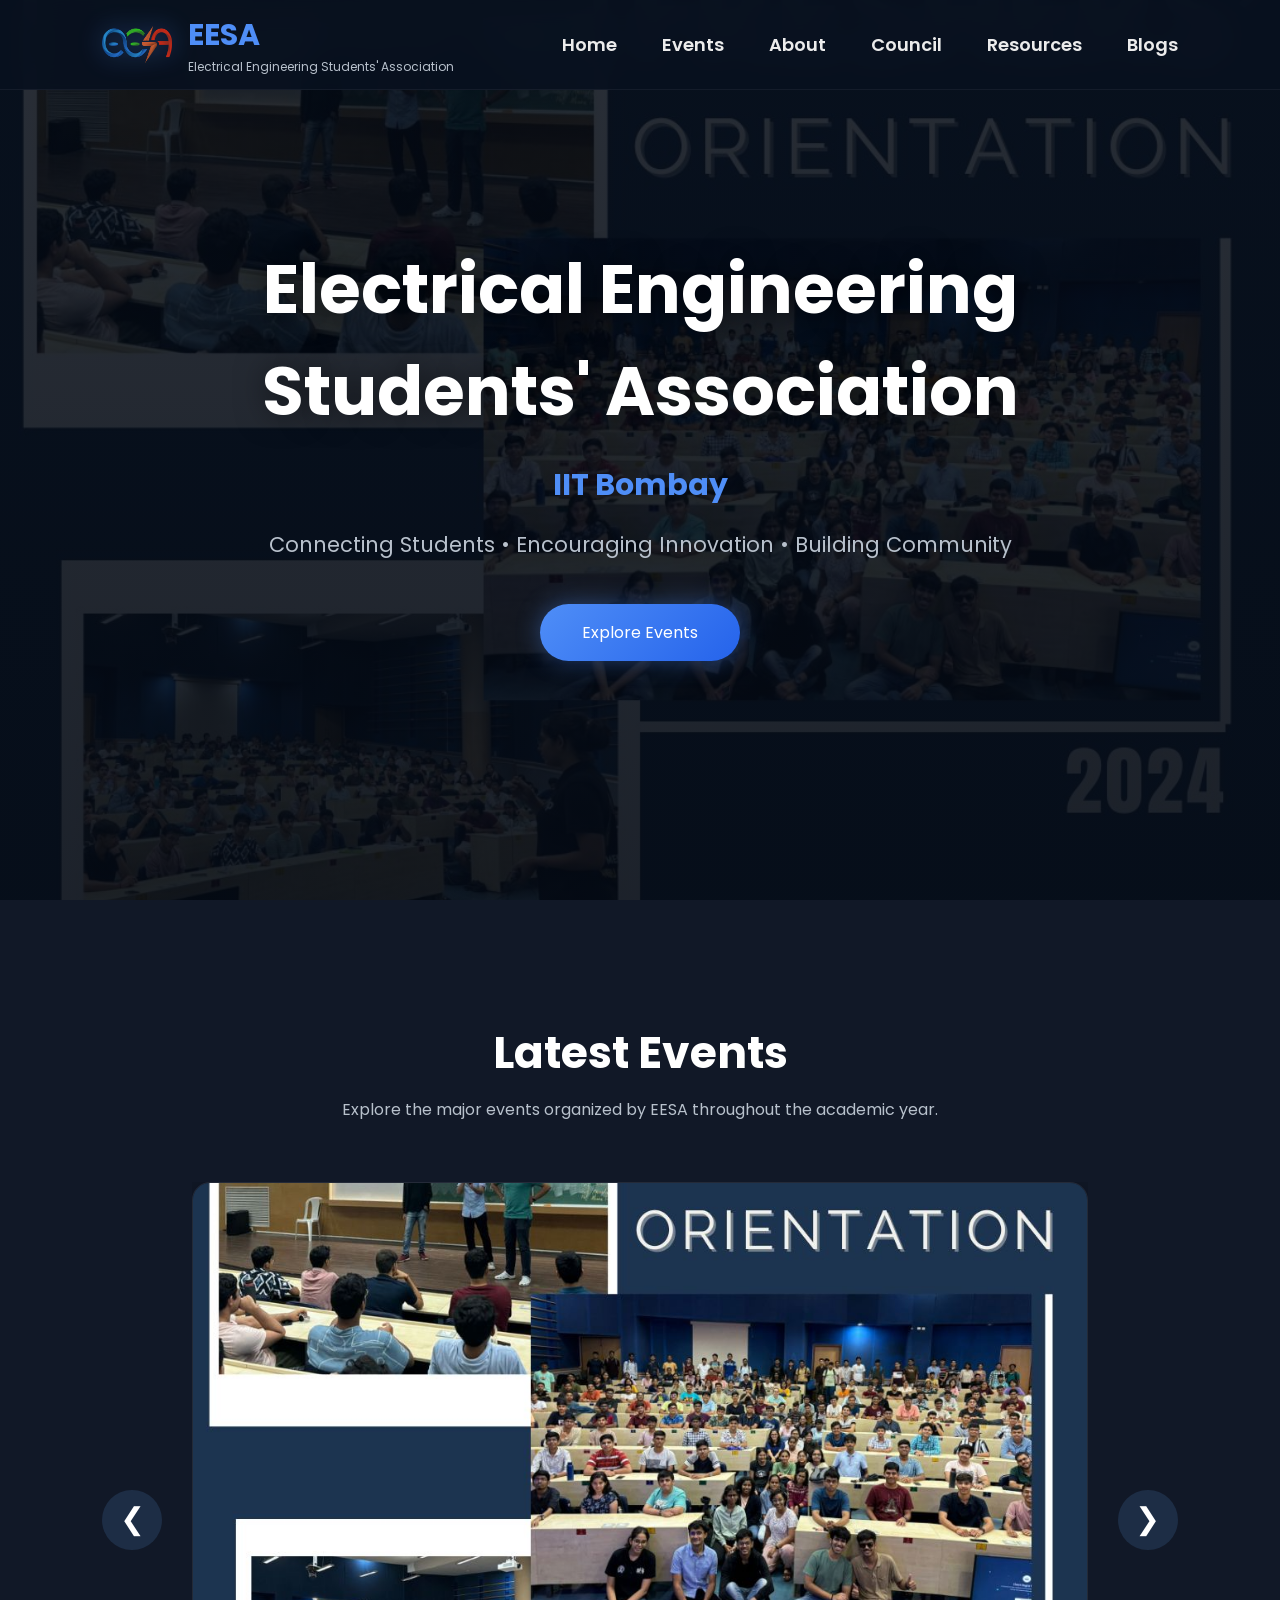
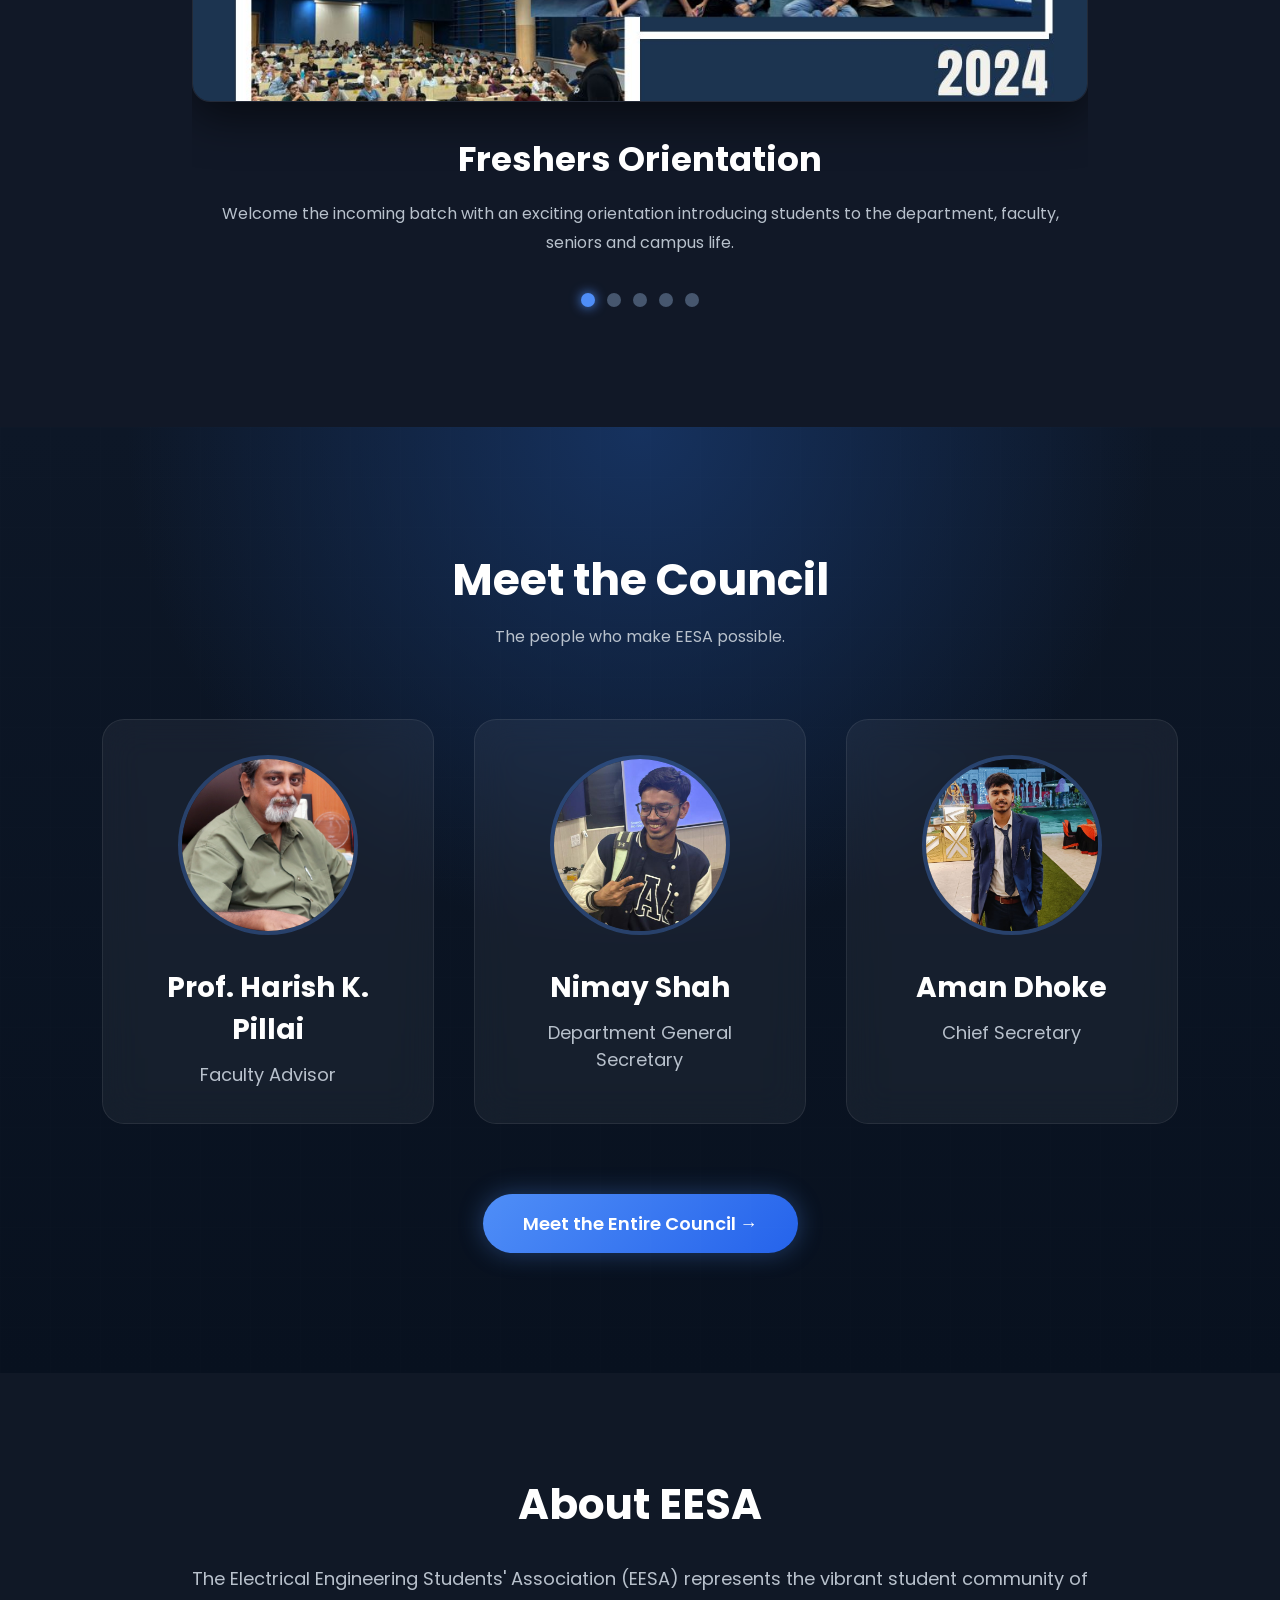
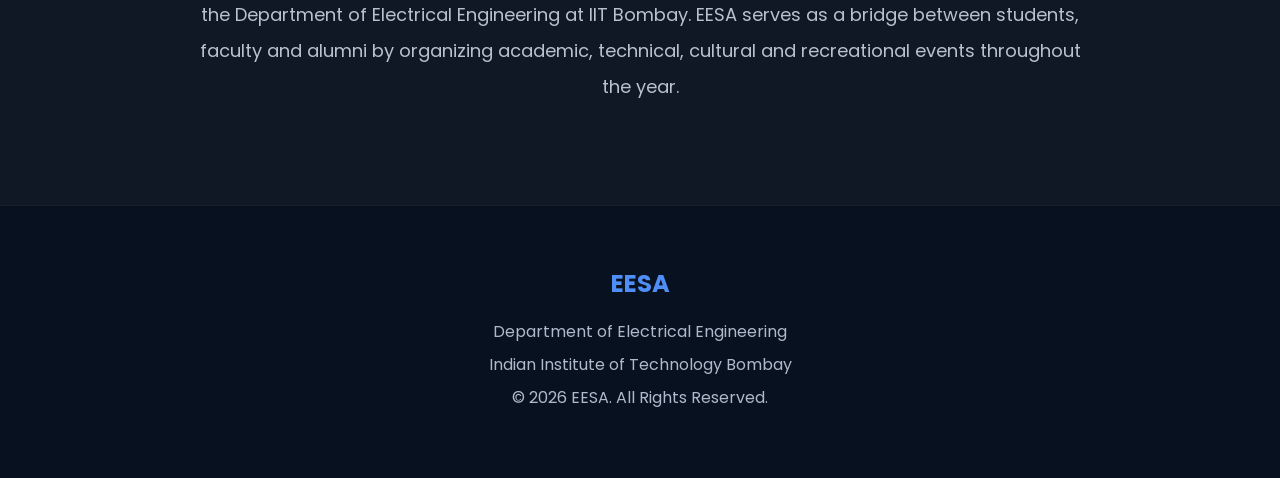
<file: index.html>
<!DOCTYPE html>
<html lang="en">
<head>
    <meta charset="UTF-8">
    <meta name="viewport" content="width=device-width, initial-scale=1.0">
    <title>EESA | Electrical Engineering Students' Association</title>

    <link rel="stylesheet" href="style.css">

    <!-- Google Font -->
    <link href="https://fonts.googleapis.com/css2?family=Poppins:wght@300;400;500;600;700&display=swap" rel="stylesheet">
</head>
<body>


<nav class="navbar">

    <div class="logo">

        <img src="images/logo.jpg" alt="EESA Logo">

        <div class="logo-text">
            <h2>EESA</h2>
            <p>Electrical Engineering Students' Association</p>
        </div>

    </div>

    <ul class="nav-links">

    <li><a href="#">Home</a></li>

    <li><a href="#events">Events</a></li>

    <li><a href="#about">About</a></li>

    <li><a href="#council">Council</a></li>

    <li><a href="resources.html">Resources</a></li>

    <li><a href="resources.html#blog">Blogs</a></li>

</ul>

</nav>


<section class="hero">

    <div class="hero-content">

        <h1>Electrical Engineering Students' Association</h1>

        <h3>IIT Bombay</h3>

        <p>
            Connecting Students • Encouraging Innovation • Building Community
        </p>

        <a href="#events" class="hero-btn">
            Explore Events
        </a>

    </div>

</section>




<section id="events" class="events">

    <div class="section-title">

        <h2>Latest Events</h2>

        <p>
            Explore the major events organized by EESA throughout the academic year.
        </p>

    </div>


    <div class="slider-container">

        <button class="prev">&#10094;</button>

        <div class="slider">


            <div class="slide active">

                <img src="images/freshers.jpg" alt="Freshers Orientation">

                <div class="slide-content">

                    <h2>Freshers Orientation</h2>

                    <p>
                        Welcome the incoming batch with an exciting orientation
                        introducing students to the department, faculty,
                        seniors and campus life.
                    </p>

                </div>

            </div>




            <div class="slide">

                <img src="images/esports.jpg" alt="Esports Week">

                <div class="slide-content">

                    <h2>Esports Week</h2>

                    <p>
                        A week full of competitive gaming, exciting tournaments,
                        team battles and fun across multiple esports titles.
                    </p>

                </div>

            </div>




            <div class="slide">

                <img src="images/convocation.jpg" alt="Department Convocation">

                <div class="slide-content">

                    <h2>Department Convocation</h2>

                    <p>
                        Celebrating the achievements of graduating students and
                        wishing them success for their future journeys.
                    </p>

                </div>

            </div>




            <div class="slide">

                <img src="images/formal.jpg" alt="Formal Night">

                <div class="slide-content">

                    <h2>Formal Night</h2>

                    <p>
                        An elegant evening filled with memories, interactions,
                        performances and celebration.
                    </p>

                </div>

            </div>



            <!-- Event 5 -->

            <div class="slide">

                <img src="images/traditional.jpg" alt="Traditional Night">

                <div class="slide-content">

                    <h2>Traditional Night</h2>

                    <p>
                        Experience the vibrant cultural diversity of India through
                        music, dance and traditional attire.
                    </p>

                </div>

            </div>

        </div>

        <button class="next">&#10095;</button>

    </div>


    <div class="dots">

        <span class="dot active"></span>

        <span class="dot"></span>

        <span class="dot"></span>

        <span class="dot"></span>

        <span class="dot"></span>

    </div>

</section>


<section id="council" class="council">

    <div class="section-title">

        <h2>Meet the Council</h2>

        <p>
            The people who make EESA possible.
        </p>

    </div>


    <div class="featured-council">

     

        <div class="featured-card">

            <img src="images/faculty.jpg" alt="Faculty Advisor">

            <h3>Prof. Harish K. Pillai</h3>

            <span>Faculty Advisor</span>

        </div>



        <div class="featured-card">

            <img src="images/dgs.jpg" alt="Department General Secretary">

            <h3>Nimay Shah</h3>

            <span>Department General Secretary</span>

        </div>


     

        <div class="featured-card">

            <img src="images/chief.jpg" alt="Chief Secretary">

            <h3>Aman Dhoke</h3>

            <span>Chief Secretary</span>

        </div>

    </div>




    <div class="council-btn">

        <button id="viewCouncil">

            Meet the Entire Council →

        </button>

    </div>

</section>


<section id="about" class="about">

    <div class="about-content">

        <h2>About EESA</h2>

        <p>

            The Electrical Engineering Students' Association (EESA) represents
            the vibrant student community of the Department of Electrical
            Engineering at IIT Bombay.

            EESA serves as a bridge between students, faculty and alumni by
            organizing academic, technical, cultural and recreational events
            throughout the year.

        </p>

    </div>

</section>



<footer>

    <h2>EESA</h2>

    <p>
        Department of Electrical Engineering
    </p>

    <p>
        Indian Institute of Technology Bombay
    </p>

    <p>
        © 2026 EESA. All Rights Reserved.
    </p>

</footer>



<div id="councilModal" class="modal">

    <div class="modal-content">

        <span class="close">&times;</span>

        <h2>Meet the Entire Council</h2>

        <p>
            Coming Soon...
        </p>

        <p>
            Here you'll be able to browse the complete EESA Council,
            organized by roles such as Core Council, Department
            Secretaries, Joint Secretaries and D-AMP Coordinators.
        </p>

    </div>

</div>


<script src="script.js"></script>

</body>
</html>
</file>
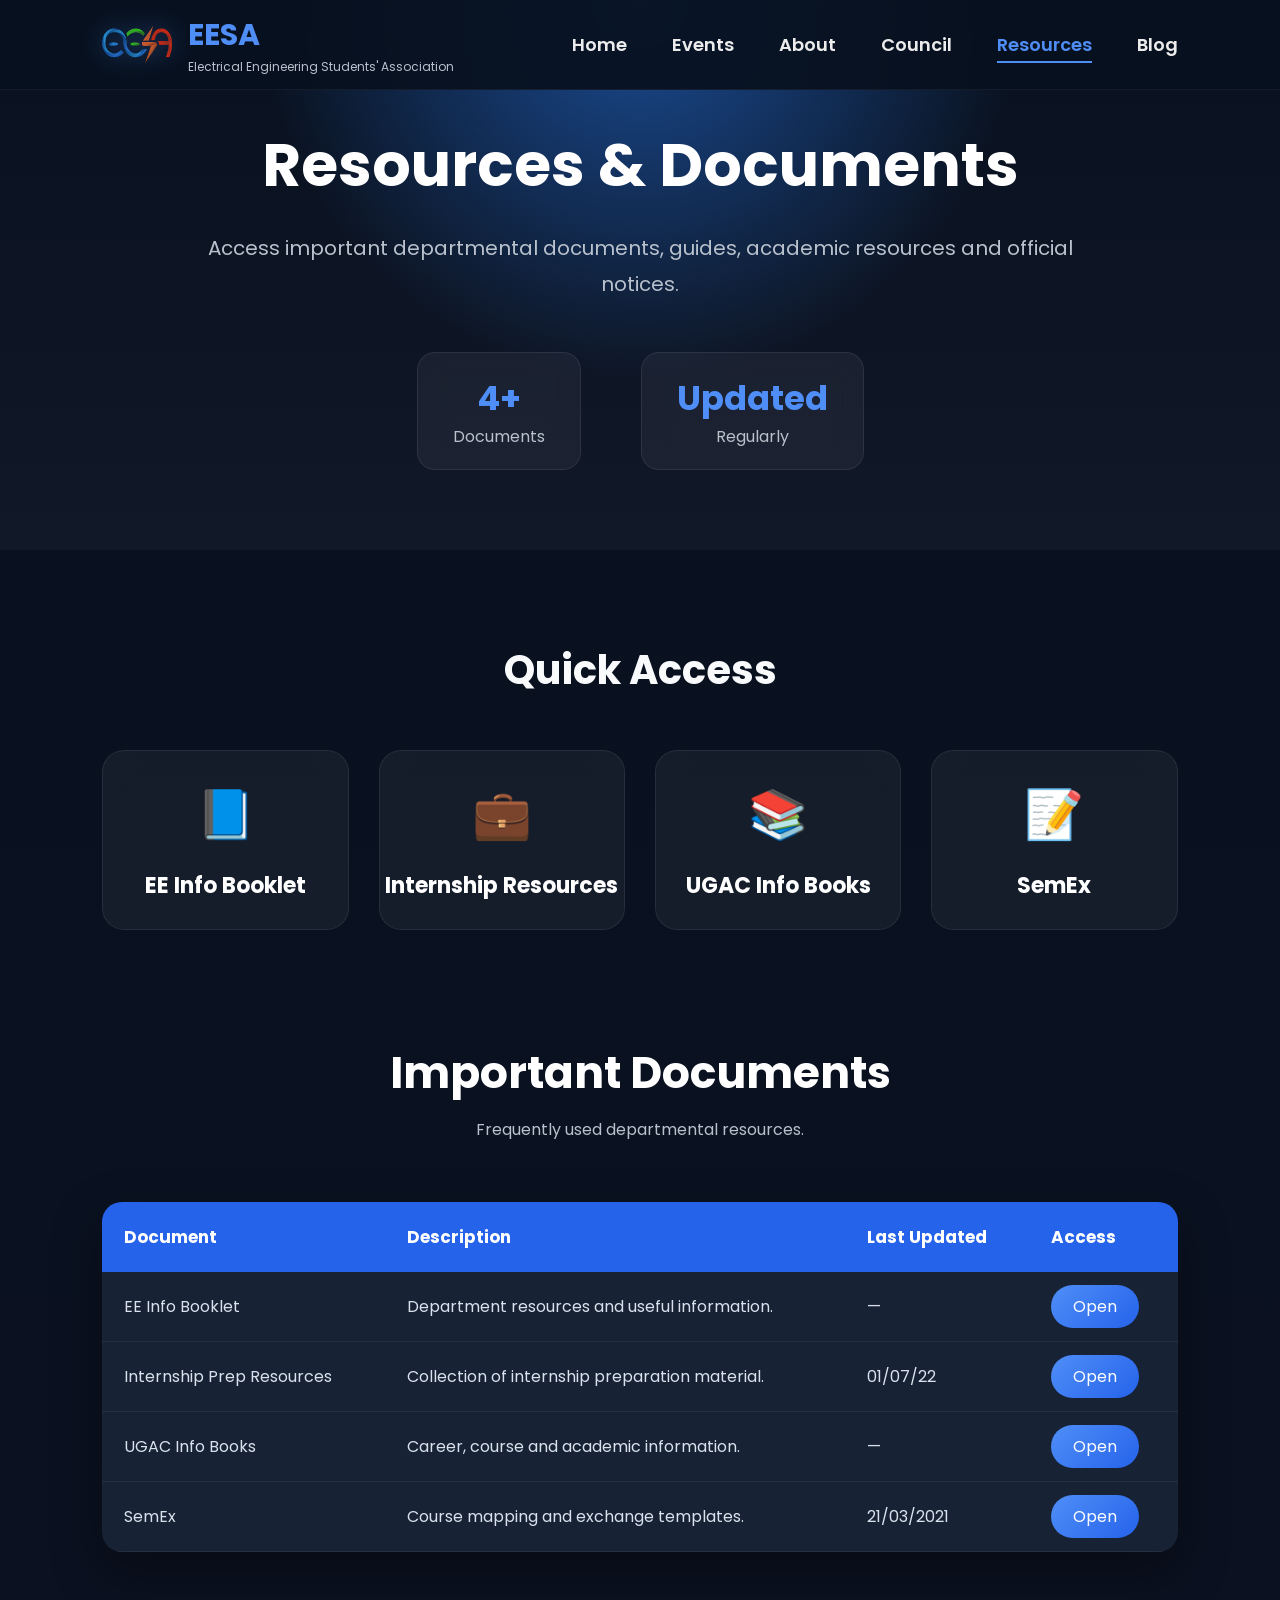
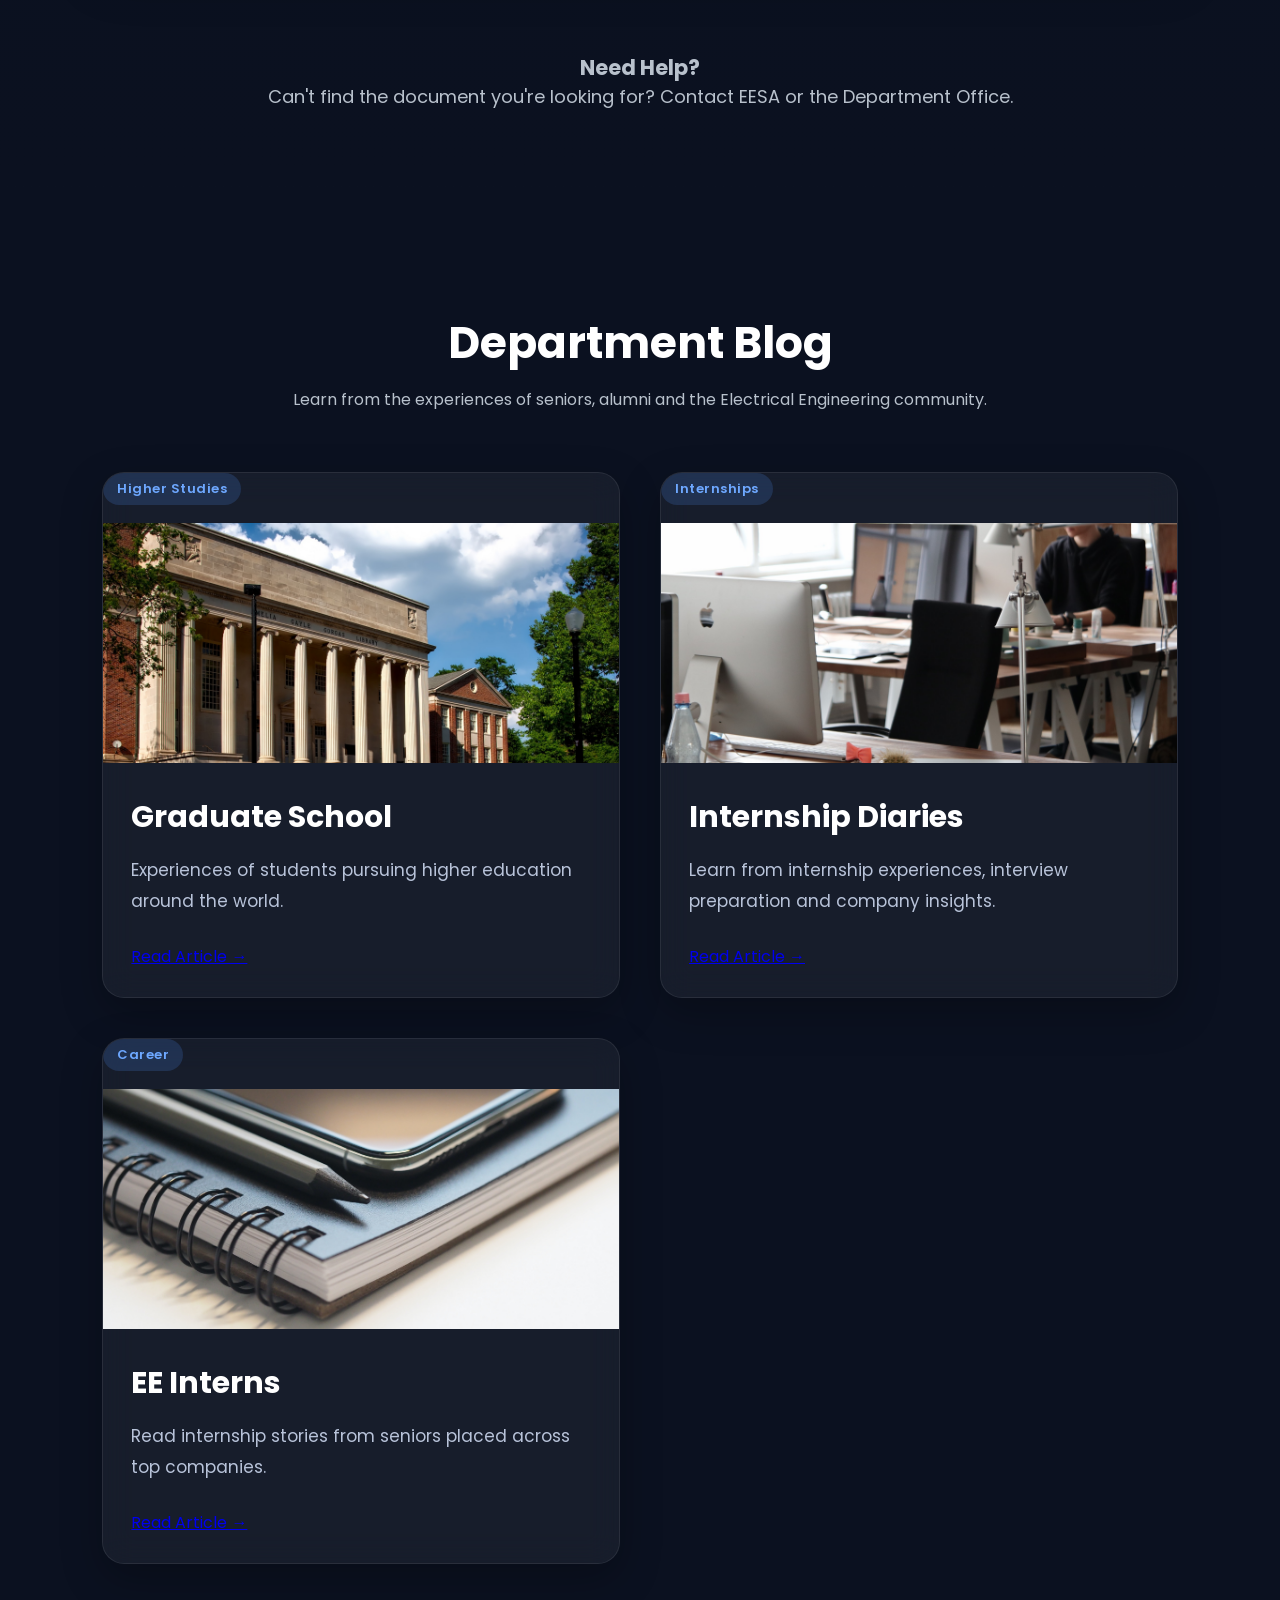
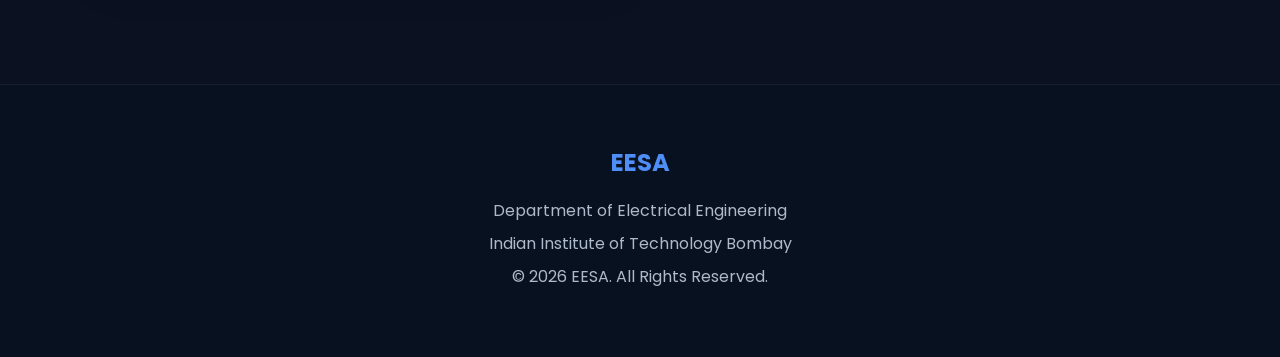
<file: resources.html>
<!DOCTYPE html>
<html lang="en">

<head>

    <meta charset="UTF-8">

    <meta name="viewport" content="width=device-width, initial-scale=1.0">

    <title>EESA | Resources</title>

    <link rel="stylesheet" href="style.css">

    <link href="https://fonts.googleapis.com/css2?family=Poppins:wght@300;400;500;600;700&display=swap" rel="stylesheet">

</head>

<body>

<nav class="navbar">

    <div class="logo">

        <img src="images/logo.jpg" alt="EESA Logo">

        <div class="logo-text">

            <h2>EESA</h2>

            <p>Electrical Engineering Students' Association</p>

        </div>

    </div>

    <ul class="nav-links">

        <li><a href="index.html">Home</a></li>

        <li><a href="index.html#events">Events</a></li>

        <li><a href="index.html#about">About</a></li>

        <li><a href="index.html#council">Council</a></li>

        <li><a href="resources.html">Resources</a></li>

        <li><a href="#blog">Blog</a></li>

    </ul>

</nav>


<section class="resources-hero">

    <div class="resources-content">

        <h1>Resources & Documents</h1>

        <p>

            Access important departmental documents, guides,
            academic resources and official notices.

        </p>

        <div class="resource-stats">

            <div>

                <h3>4+</h3>

                <span>Documents</span>

            </div>

            <div>

                <h3>Updated</h3>

                <span>Regularly</span>

            </div>

        </div>

    </div>

</section>


<section class="quick-access">

    <h2>Quick Access</h2>

    <div class="quick-grid">

        <a href="documents/ee-info-booklet.pdf" target="_blank" class="quick-card">

            <span class="quick-icon">📘</span>

            <h3>EE Info Booklet</h3>

        </a>

        <a href="documents/internship-resources.pdf" target="_blank" class="quick-card">

            <span class="quick-icon">💼</span>

            <h3>Internship Resources</h3>

        </a>

        <a href="documents/ugac-info-books.pdf" target="_blank" class="quick-card">

            <span class="quick-icon">📚</span>

            <h3>UGAC Info Books</h3>

        </a>

        <a href="documents/semex.pdf" target="_blank" class="quick-card">

            <span class="quick-icon">📝</span>

            <h3>SemEx</h3>

        </a>

    </div>

</section>

    </div>

</section>


<section class="documents">

    <div class="section-title">

        <h2>Important Documents</h2>

        <p>

            Frequently used departmental resources.

        </p>

    </div>

    <table class="doc-table">

        <thead>

            <tr>

                <th>Document</th>

                <th>Description</th>

                <th>Last Updated</th>

                <th>Access</th>

            </tr>

        </thead>

       <tbody>

<tr>

    <td>EE Info Booklet</td>

    <td>Department resources and useful information.</td>

    <td>—</td>

    <td>

        <a href="documents/ee-info-booklet.pdf" target="_blank">
            Open
        </a>

    </td>

</tr>

<tr>

    <td>Internship Prep Resources</td>

    <td>Collection of internship preparation material.</td>

    <td>01/07/22</td>

    <td>

        <a href="documents/internship-resources.pdf" target="_blank">
            Open
        </a>

    </td>

</tr>

<tr>

    <td>UGAC Info Books</td>

    <td>Career, course and academic information.</td>

    <td>—</td>

    <td>

        <a href="documents/ugac-info-books.pdf" target="_blank">
            Open
        </a>

    </td>

</tr>

<tr>

    <td>SemEx</td>

    <td>Course mapping and exchange templates.</td>

    <td>21/03/2021</td>

    <td>

        <a href="documents/semex.pdf" target="_blank">
            Open
        </a>

    </td>

</tr>

</tbody>

    </table>

</section>



<div class="resource-note">

    <h3>Need Help?</h3>

    <p>

        Can't find the document you're looking for?

        Contact EESA or the Department Office.

    </p>

</div>


<section id="blog" class="blog">

    <div class="section-title">

        <h2>Department Blog</h2>

        <p>

            Learn from the experiences of seniors,
            alumni and the Electrical Engineering community.

        </p>

    </div>

    <div class="blog-grid">

        <div class="blog-card">
            <span class="blog-tag">
    Higher Studies
</span>

            <img src="images/blog1.jpg">

            <div class="blog-content">

                <h3>Graduate School</h3>

                <p>

                    Experiences of students pursuing higher
                    education around the world.

                </p>

                <a href="#">Read Article →</a>

            </div>

        </div>

        <div class="blog-card">
            <span class="blog-tag">
    Internships
</span>

            <img src="images/blog2.jpg">

            <div class="blog-content">

                <h3>Internship Diaries</h3>

                <p>

                    Learn from internship experiences,
                    interview preparation and company insights.

                </p>

                <a href="#">Read Article →</a>

            </div>

        </div>

        <div class="blog-card">
            <span class="blog-tag">
    Career
</span>
            <img src="images/blog3.jpg">

            <div class="blog-content">

                <h3>EE Interns</h3>

                <p>

                    Read internship stories from seniors
                    placed across top companies.

                </p>

                <a href="#">Read Article →</a>

            </div>

        </div>

    </div>

</section>



<footer>

    <h2>EESA</h2>

    <p>

        Department of Electrical Engineering

    </p>

    <p>

        Indian Institute of Technology Bombay

    </p>

    <p>

        © 2026 EESA. All Rights Reserved.

    </p>


</footer>

<script src="script.js"></script>

</body>

</html>
</file>
<file: style.css>
:root{
    --bg:#0b1120;
    --bg2:#111827;
    --card:#182235;
    --nav:rgba(8,17,31,.92);
    --primary:#4F8EF7;
    --primary2:#2563eb;
    --accent:#f5c542;
    --text:#f8fafc;
    --muted:#b8c1cc;
    --border:#283548;
}

*{
    margin:0;
    padding:0;
    box-sizing:border-box;
    font-family:'Poppins',sans-serif;
}

html{
    scroll-behavior:smooth;
}

body{
    background:linear-gradient(180deg,#08111f,#0b1120,#111827);
    color:var(--text);
    overflow-x:hidden;
}

.navbar{

    position:fixed;

    top:0;

    left:0;

    width:100%;

    height:90px;

    display:flex;

    justify-content:space-between;

    align-items:center;

    padding:0 8%;

    background:rgba(8,17,31,.92);

    backdrop-filter:blur(15px);

    border-bottom:1px solid rgba(255,255,255,.05);

    transition:.35s;

    z-index:1000;

}
.navbar.hide{
    transform:translateY(-100%);
}
.logo{
    display:flex;
    align-items:center;
    gap:16px;
}

.logo img{
    width:70px;
    height:70px;
    object-fit:contain;
    filter:drop-shadow(0 0 12px rgba(79,142,247,.45));
    transition:.35s;
}

.logo img:hover{
    transform:scale(1.08) rotate(-3deg);
}

.logo-text h2{
    color:var(--primary);
    font-size:30px;
}

.logo-text p{
    color:var(--muted);
    font-size:12px;
}

.nav-links{

    display:flex;

    align-items:center;

    gap:45px;

    list-style:none;

}

.nav-links a{

    text-decoration:none;

    color:#ECECEC;

    font-size:18px;

    font-weight:600;

    transition:.3s;

    position:relative;

}

.nav-links a::after{
    content:"";
    position:absolute;
    left:0;
    bottom:-6px;
    width:0%;
    height:2px;
    background:var(--primary);
    transition:.3s;
}

.nav-links a:hover{
    color:var(--primary);
}

.nav-links a:hover::after{
    width:100%;
}

.hero{
    min-height:100vh;
    background:
    linear-gradient(rgba(4,10,20,.85),rgba(4,10,20,.9)),
    url("images/freshers.jpg");
    background-size:cover;
    background-position:center;
    display:flex;
    justify-content:center;
    align-items:center;
    text-align:center;
    padding:0 8%;
}

.hero-content{
    max-width:900px;
}

.hero h1{
    font-size:68px;
    color:white;
    margin-bottom:20px;
    text-shadow:0 0 30px rgba(0,0,0,.5);
}

.hero h3{
    color:var(--primary);
    font-size:30px;
    margin-bottom:18px;
}

.hero p{
    color:var(--muted);
    font-size:21px;
    line-height:1.8;
    margin-bottom:40px;
}

.hero-btn{
    display:inline-block;
    padding:16px 42px;
    border-radius:50px;
    text-decoration:none;
    color:white;
    background:linear-gradient(135deg,var(--primary),var(--primary2));
    box-shadow:0 0 25px rgba(79,142,247,.4);
    transition:.3s;
}

.hero-btn:hover{
    transform:translateY(-4px);
    box-shadow:0 0 40px rgba(79,142,247,.6);
}

.events{
    padding:120px 8%;
    background:var(--bg2);
}

.section-title{
    text-align:center;
    margin-bottom:60px;
}

.section-title h2{
    color:white;
    font-size:44px;
}

.section-title p{
    color:var(--muted);
    margin-top:12px;
}

.slider-container{
    display:flex;
    align-items:center;
    justify-content:center;
    gap:30px;
}

.slider{
    width:900px;
    overflow:hidden;
}

.slide{
    display:none;
    animation:fade .5s;
}

.slide.active{
    display:block;
}

.slide img{
    width:100%;
    height:520px;
    object-fit:cover;
    border-radius:18px;
    border:1px solid rgba(255,255,255,.08);
    box-shadow:0 15px 45px rgba(0,0,0,.55);
}

.slide-content{
    text-align:center;
    margin-top:25px;
}

.slide-content h2{
    color:white;
    font-size:34px;
}

.slide-content p{
    color:var(--muted);
    line-height:1.8;
    margin-top:15px;
}

.prev,.next{
    width:60px;
    height:60px;
    border:none;
    border-radius:50%;
    cursor:pointer;
    background:#1d2d45;
    color:white;
    font-size:30px;
    transition:.3s;
}

.prev:hover,.next:hover{
    background:var(--primary);
    transform:scale(1.08);
}

.dots{
    display:flex;
    justify-content:center;
    gap:12px;
    margin-top:35px;
}

.dot{
    width:14px;
    height:14px;
    border-radius:50%;
    background:#46566e;
    cursor:pointer;
    transition:.3s;
}

.dot.active{
    background:var(--primary);
    box-shadow:0 0 12px var(--primary);
}

.about{
    background:#101826;
    padding:100px 8%;
}

.about-content{
    max-width:900px;
    margin:auto;
    text-align:center;
}

.about h2{
    color:white;
    font-size:42px;
    margin-bottom:25px;
}

.about p{
    color:var(--muted);
    font-size:18px;
    line-height:2;
}

.council{

    padding:120px 8%;

    background:
    radial-gradient(circle at top,#16325f 0%,transparent 45%),
    linear-gradient(180deg,#0d1727,#08111f);

    position:relative;

}

.council::before{

    content:"";

    position:absolute;

    inset:0;

    background-image:

    linear-gradient(rgba(255,255,255,.03) 1px,transparent 1px),

    linear-gradient(90deg,rgba(255,255,255,.03) 1px,transparent 1px);

    background-size:50px 50px;

    opacity:.18;

    pointer-events:none;

}

.featured-council{

    position:relative;

    z-index:2;

    display:grid;

    grid-template-columns:repeat(3,1fr);

    gap:40px;

    margin-top:70px;

}

.featured-card{

    background:rgba(255,255,255,.05);

    border:1px solid rgba(255,255,255,.08);

    border-radius:22px;

    padding:35px;

    text-align:center;

    backdrop-filter:blur(18px);

    transition:.4s;

    overflow:hidden;

}

.featured-card:hover{

    transform:translateY(-12px);

    border-color:#4F8EF7;

    box-shadow:

    0 0 35px rgba(79,142,247,.25);

}

.featured-card img{

    width:180px;

    height:180px;

    object-fit:cover;

    border-radius:50%;

    border:4px solid rgba(79,142,247,.3);

    transition:.4s;

}

.featured-card:hover img{

    transform:scale(1.06);

    border-color:#4F8EF7;

}

.featured-card h3{

    margin-top:25px;

    color:white;

    font-size:28px;

}

.featured-card span{

    display:block;

    margin-top:10px;

    color:#b8c1cc;

    font-size:18px;

}

.council-btn{

    display:flex;

    justify-content:center;

    margin-top:70px;

}

.council-btn button{

    padding:16px 40px;

    border:none;

    border-radius:50px;

    cursor:pointer;

    background:linear-gradient(135deg,#4F8EF7,#2563eb);

    color:white;

    font-size:18px;

    font-weight:600;

    transition:.35s;

    box-shadow:0 0 25px rgba(79,142,247,.35);

}

.council-btn button:hover{

    transform:translateY(-5px);

    box-shadow:0 0 40px rgba(79,142,247,.6);

}


.modal{

    position:fixed;

    left:0;
    top:0;

    width:100%;
    height:100%;

    background:rgba(0,0,0,.75);

    backdrop-filter:blur(10px);

    display:flex;

    justify-content:center;

    align-items:center;

    opacity:0;

    visibility:hidden;

    transition:.35s;

    z-index:2000;

}

.modal.show{

    opacity:1;

    visibility:visible;

}

.modal-content{

    width:80%;

    max-width:1100px;

    background:#111827;

    border-radius:20px;

    padding:45px;

    border:1px solid rgba(255,255,255,.08);

    position:relative;

    color:white;

    animation:fade .4s;

}

.close{

    position:absolute;

    right:30px;

    top:20px;

    font-size:40px;

    cursor:pointer;

    color:#4F8EF7;

    transition:.3s;

}

.close:hover{

    transform:rotate(90deg);

}
footer{
    background:#08111f;
    border-top:1px solid rgba(255,255,255,.06);
    text-align:center;
    padding:60px 20px;
}

footer h2{
    color:var(--primary);
    margin-bottom:18px;
}

footer p{
    color:#aeb9c9;
    margin:8px 0;
}


.resources-hero{

    min-height:55vh;

    display:flex;

    justify-content:center;

    align-items:center;

    text-align:center;

    padding:120px 8% 80px;

    background:
    radial-gradient(circle at top,#1b4d96 0%,transparent 45%),
    linear-gradient(180deg,#08111f,#111827);

}

.resources-content{

    max-width:900px;

}

.resources-content h1{

    font-size:60px;

    color:white;

    margin-bottom:20px;

}

.resources-content p{

    color:var(--muted);

    font-size:20px;

    line-height:1.8;

}

.resource-stats{

    display:flex;

    justify-content:center;

    gap:60px;

    margin-top:50px;

}

.resource-stats div{

    padding:20px 35px;

    border-radius:18px;

    background:rgba(255,255,255,.05);

    border:1px solid rgba(255,255,255,.08);

    backdrop-filter:blur(12px);

}

.resource-stats h3{

    color:var(--primary);

    font-size:34px;

}

.resource-stats span{

    color:var(--muted);

}



.quick-access{

    padding:90px 8%;

}

.quick-access h2{

    text-align:center;

    font-size:40px;

    margin-bottom:50px;

}

.quick-grid{

    display:grid;

    grid-template-columns:repeat(4,1fr);

    gap:30px;

}

.quick-card{

    display:flex;

    flex-direction:column;

    justify-content:center;

    align-items:center;

    gap:18px;

    min-height:180px;

    text-decoration:none;

    background:rgba(255,255,255,.05);

    border:1px solid rgba(255,255,255,.08);

    border-radius:22px;

    color:white;

    transition:.35s;

    backdrop-filter:blur(15px);

}

.quick-icon{

    font-size:48px;

}

.quick-card h3{

    font-size:22px;

    text-align:center;

    margin:0;

}
.quick-card:hover{

    transform:translateY(-10px);

    border-color:var(--primary);

    box-shadow:0 0 30px rgba(79,142,247,.3);

}



.documents{

    padding:20px 8% 100px;

}

.doc-table{

    width:100%;

    border-collapse:collapse;

    overflow:hidden;

    border-radius:20px;

    background:#182235;

    box-shadow:0 20px 50px rgba(0,0,0,.35);

}

.doc-table thead{

    background:#2563eb;

}

.doc-table th{

    padding:22px;

    color:white;

    text-align:left;

    font-size:17px;

}

.doc-table td{

    padding:22px;

    border-bottom:1px solid rgba(255,255,255,.06);

    color:#d9e2ec;

}

.doc-table tbody tr{

    transition:.3s;

}

.doc-table tbody tr:hover{

    background:#22304a;

}

.doc-table a{

    color:white;

    text-decoration:none;

    background:linear-gradient(135deg,#4F8EF7,#2563eb);

    padding:10px 22px;

    border-radius:30px;

    transition:.3s;

}

.doc-table a:hover{

    box-shadow:0 0 20px rgba(79,142,247,.45);

}



.resource-note{

    text-align:center;

    color:var(--muted);

    font-size:18px;

    margin-bottom:80px;

}



.nav-links a.active{

    color:var(--primary);

}

.nav-links a.active::after{

    width:100%;

}



@media(max-width:1000px){

    .quick-grid{

        grid-template-columns:repeat(2,1fr);

    }

    .resource-stats{

        flex-direction:column;

        align-items:center;

        gap:25px;

    }

}

@media(max-width:768px){

    .resources-content h1{

        font-size:42px;

    }

    .resources-content p{

        font-size:18px;

    }

    .quick-grid{

        grid-template-columns:1fr;

    }

    .doc-table{

        display:block;

        overflow-x:auto;

        white-space:nowrap;

    }

}
@keyframes fade{
    from{
        opacity:0;
        transform:translateY(20px);
    }
    to{
        opacity:1;
        transform:translateY(0);
    }
}

@media(max-width:1000px){
    .hero h1{font-size:46px;}
    .hero h3{font-size:24px;}
    .slider{width:100%;}
    .slide img{height:380px;}
    .slider-container{flex-direction:column;}
    .featured-council{

    grid-template-columns:1fr;

    gap:35px;

}

.featured-card{

    max-width:500px;

    margin:auto;

}
}

@media(max-width:768px){
    .navbar{
        flex-direction:column;
        height:auto;
        padding:18px;
    }

    .nav-links{
        margin-top:18px;
        flex-wrap:wrap;
        justify-content:center;
        gap:18px;
    }

    .hero h1{
        font-size:34px;
    }

    .hero h3{
        font-size:22px;
    }

    .hero p{
        font-size:17px;
    }

    .slide img{
        height:250px;
    }

    .section-title h2,
    .about h2{
        font-size:32px;
    }

    .prev,.next{
        width:48px;
        height:48px;
    }
}

.blog{

    padding:120px 8%;

    background:#0b1120;

}

.blog .section-title{

    margin-bottom:60px;

}

.blog-subtitle{

    max-width:850px;

    margin:20px auto 60px;

    text-align:center;

    color:#9FB0CC;

    font-size:18px;

    line-height:1.8;

}

.blog-grid{

    display:grid;

    grid-template-columns:repeat(auto-fit,minmax(340px,1fr));

    gap:40px;

}


.blog-card{

    background:rgba(255,255,255,.05);

    border:1px solid rgba(255,255,255,.08);

    border-radius:22px;

    overflow:hidden;

    backdrop-filter:blur(15px);

    transition:.35s ease;

    box-shadow:0 15px 40px rgba(0,0,0,.25);

}

.blog-card:hover{

    transform:translateY(-12px);

    border-color:#4F8EF7;

    box-shadow:0 20px 55px rgba(79,142,247,.28);

}


.blog-card img{

    width:100%;

    height:240px;

    object-fit:cover;

    transition:.45s;

}

.blog-card:hover img{

    transform:scale(1.08);

}


.blog-content{

    padding:28px;

}

.blog-tag{

    display:inline-block;

    padding:6px 14px;

    background:rgba(79,142,247,.18);

    color:#6EA8FF;

    border-radius:30px;

    font-size:13px;

    font-weight:600;

    letter-spacing:.5px;

    margin-bottom:18px;

}

.blog-content h3{

    color:white;

    font-size:30px;

    margin-bottom:18px;

    line-height:1.3;

}

.blog-content p{

    color:#B8C3D9;

    line-height:1.8;

    font-size:17px;

    margin-bottom:28px;

}

.blog-btn{

    display:inline-flex;

    align-items:center;

    gap:10px;

    text-decoration:none;

    color:white;

    background:linear-gradient(135deg,#4F8EF7,#2563EB);

    padding:13px 28px;

    border-radius:35px;

    font-weight:600;

    transition:.3s;

}

.blog-btn:hover{

    transform:translateX(8px);

    box-shadow:0 10px 30px rgba(79,142,247,.35);

}


@media(max-width:900px){

    .blog-grid{

        grid-template-columns:1fr;

    }

    .blog-card img{

        height:220px;

    }

}

@media(max-width:600px){

    .blog{

        padding:80px 6%;

    }

    .blog-content{

        padding:22px;

    }

    .blog-content h3{

        font-size:24px;

    }

    .blog-content p{

        font-size:16px;

    }

    .blog-subtitle{

        font-size:16px;

    }

}



@media(max-width:900px){

    .blog-grid{

        grid-template-columns:1fr;

    }

    .blog-card img{

        height:220px;

    }

    .blog-content{

        padding:22px;

    }

    .blog-content h3{

        font-size:25px;

    }

}
</file>
